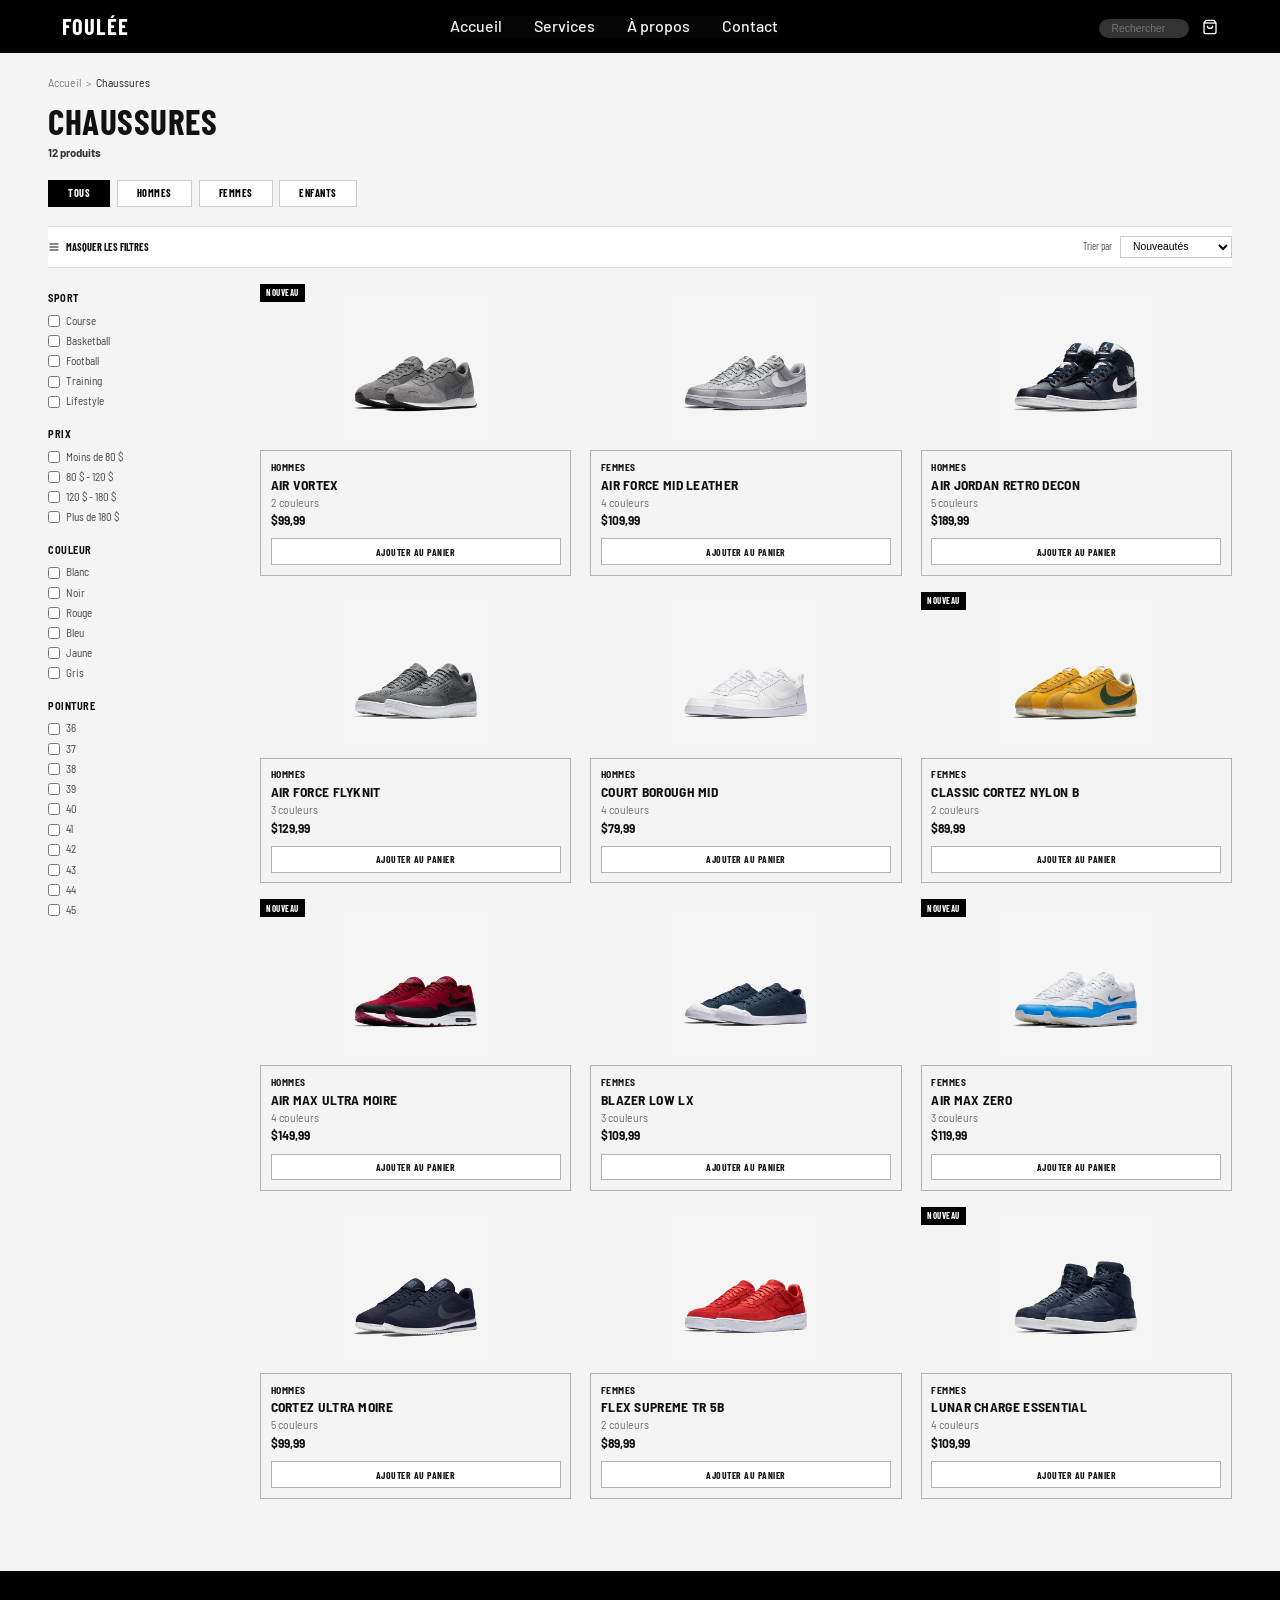
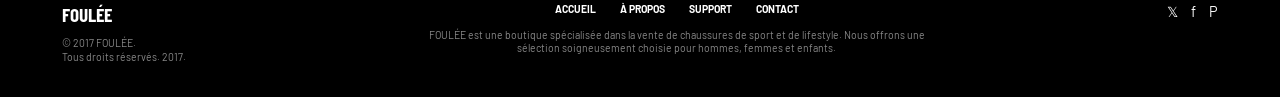
<file: index.html>
<!DOCTYPE html>
<html lang="fr">
<head>
  <meta charset="UTF-8">
  <meta name="viewport" content="width=device-width, initial-scale=1.0">
  <title>FOULÉE - Chaussures</title>
  <link rel="stylesheet" href="style.css">
  <link rel="stylesheet" href="css/components/menu.css">
  <script src="js/menu.js" defer></script>
</head>
<body>

  <header class="header">
    <div class="header__inner">
      <a href="#" class="header__logo">FOULÉE</a>

      <nav class="nav-menu" aria-label="Navigation principale">
        <button
          class="nav-menu__toggle"
          aria-expanded="false"
          aria-controls="nav-menu-list"
          aria-label="Ouvrir le menu de navigation"
        >
          <span class="nav-menu__hamburger-icon" aria-hidden="true"></span>
          <span class="nav-menu__libelle">Menu</span>
        </button>

        <ul id="nav-menu-list" class="nav-menu__list">
          <li class="nav-menu__item">
            <a href="#home" class="nav-menu__link">Accueil</a>
          </li>
          <li class="nav-menu__item">
            <a href="#services" class="nav-menu__link">Services</a>
          </li>
          <li class="nav-menu__item">
            <a href="#about" class="nav-menu__link">À propos</a>
          </li>
          <li class="nav-menu__item">
            <a href="#contact" class="nav-menu__link">Contact</a>
          </li>
        </ul>
      </nav>

      <div class="header__right">
        <div class="search-box">
          <input type="text" placeholder="Rechercher">
        </div>
        <a href="#" class="cart-icon" aria-label="Panier">
          <svg width="16" height="16" viewBox="0 0 24 24" fill="none" stroke="currentColor" stroke-width="2">
            <path d="M6 2L3 6v14a2 2 0 0 0 2 2h14a2 2 0 0 0 2-2V6l-3-4z"></path>
            <line x1="3" y1="6" x2="21" y2="6"></line>
            <path d="M16 10a4 4 0 0 1-8 0"></path>
          </svg>
        </a>
      </div>
    </div>
  </header>

  <main class="main-content">

    <nav class="breadcrumb">
      <a href="#">Accueil</a>
      <span>&gt;</span>
      <span class="current">Chaussures</span>
    </nav>

    <h1 class="page-title">CHAUSSURES</h1>
    <div class="product-count">12 produits</div>

    <div class="gender-tabs">
      <button class="tab-btn active">TOUS</button>
      <button class="tab-btn">HOMMES</button>
      <button class="tab-btn">FEMMES</button>
      <button class="tab-btn">ENFANTS</button>
    </div>

    <div class="toolbar">
      <button class="filter-toggle" id="toggleFilters">
        <svg width="12" height="12" viewBox="0 0 24 24" fill="none" stroke="currentColor" stroke-width="2">
          <line x1="3" y1="12" x2="21" y2="12"></line>
          <line x1="3" y1="6" x2="21" y2="6"></line>
          <line x1="3" y1="18" x2="21" y2="18"></line>
        </svg>
        <span>MASQUER LES FILTRES</span>
      </button>

      <div class="sort-box">
        <label for="sort-select">Trier par</label>
        <select id="sort-select">
          <option>Nouveautés</option>
          <option>Prix croissant</option>
          <option>Prix décroissant</option>
        </select>
      </div>
    </div>

    <div class="catalog-layout" id="catalogLayout">

      <aside class="sidebar-filters">

        <div class="filter-group">
          <div class="filter-header">SPORT</div>
          <div class="filter-options">
            <label><input type="checkbox"> Course</label>
            <label><input type="checkbox"> Basketball</label>
            <label><input type="checkbox"> Football</label>
            <label><input type="checkbox"> Training</label>
            <label><input type="checkbox"> Lifestyle</label>
          </div>
        </div>

        <div class="filter-group">
          <div class="filter-header">PRIX</div>
          <div class="filter-options">
            <label><input type="checkbox"> Moins de 80 $</label>
            <label><input type="checkbox"> 80 $ - 120 $</label>
            <label><input type="checkbox"> 120 $ - 180 $</label>
            <label><input type="checkbox"> Plus de 180 $</label>
          </div>
        </div>

        <div class="filter-group">
          <div class="filter-header">COULEUR</div>
          <div class="filter-options">
            <label><input type="checkbox"> Blanc</label>
            <label><input type="checkbox"> Noir</label>
            <label><input type="checkbox"> Rouge</label>
            <label><input type="checkbox"> Bleu</label>
            <label><input type="checkbox"> Jaune</label>
            <label><input type="checkbox"> Gris</label>
          </div>
        </div>

        <div class="filter-group">
          <div class="filter-header">POINTURE</div>
          <div class="filter-options">
            <label><input type="checkbox"> 36</label>
            <label><input type="checkbox"> 37</label>
            <label><input type="checkbox"> 38</label>
            <label><input type="checkbox"> 39</label>
            <label><input type="checkbox"> 40</label>
            <label><input type="checkbox"> 41</label>
            <label><input type="checkbox"> 42</label>
            <label><input type="checkbox"> 43</label>
            <label><input type="checkbox"> 44</label>
            <label><input type="checkbox"> 45</label>
          </div>
        </div>

      </aside>

      <section class="products-grid">

        <article class="product-card">
          <span class="badge-new">NOUVEAU</span>
          <div class="product-image-wrap">
            <img src="images/520px/men_AirVortex01_w520.jpg" alt="AIR VORTEX">
          </div>
          <div class="product-info-box">
            <span class="product-gender">HOMMES</span>
            <h2 class="product-title">AIR VORTEX</h2>
            <div class="product-colors">2 couleurs</div>
            <div class="product-price">$99,99</div>
            <button type="button" class="btn-add">AJOUTER AU PANIER</button>
          </div>
        </article>

        <article class="product-card">
          <div class="product-image-wrap">
            <img src="images/520px/men_AirForceLow_01_w520.jpg" alt="AIR FORCE MID LEATHER">
          </div>
          <div class="product-info-box">
            <span class="product-gender">FEMMES</span>
            <h2 class="product-title">AIR FORCE MID LEATHER</h2>
            <div class="product-colors">4 couleurs</div>
            <div class="product-price">$109,99</div>
            <button type="button" class="btn-add">AJOUTER AU PANIER</button>
          </div>
        </article>

        <article class="product-card">
          <div class="product-image-wrap">
            <img src="images/520px/men_AirJordanMid_01_w520.jpg" alt="AIR JORDAN RETRO DECON">
          </div>
          <div class="product-info-box">
            <span class="product-gender">HOMMES</span>
            <h2 class="product-title">AIR JORDAN RETRO DECON</h2>
            <div class="product-colors">5 couleurs</div>
            <div class="product-price">$189,99</div>
            <button type="button" class="btn-add">AJOUTER AU PANIER</button>
          </div>
        </article>

        <article class="product-card">
          <div class="product-image-wrap">
            <img src="images/520px/men_AirForceFlynit_01_w520.jpg" alt="AIR FORCE FLYKNIT">
          </div>
          <div class="product-info-box">
            <span class="product-gender">HOMMES</span>
            <h2 class="product-title">AIR FORCE FLYKNIT</h2>
            <div class="product-colors">3 couleurs</div>
            <div class="product-price">$129,99</div>
            <button type="button" class="btn-add">AJOUTER AU PANIER</button>
          </div>
        </article>

        <article class="product-card">
          <div class="product-image-wrap">
            <img src="images/520px/men_CourtBoroughLow_01_w520.jpg" alt="COURT BOROUGH MID">
          </div>
          <div class="product-info-box">
            <span class="product-gender">HOMMES</span>
            <h2 class="product-title">COURT BOROUGH MID</h2>
            <div class="product-colors">4 couleurs</div>
            <div class="product-price">$79,99</div>
            <button type="button" class="btn-add">AJOUTER AU PANIER</button>
          </div>
        </article>

        <article class="product-card">
          <span class="badge-new">NOUVEAU</span>
          <div class="product-image-wrap">
            <img src="images/520px/men_ClassicCortezNylon_01_w520.jpg" alt="CLASSIC CORTEZ NYLON B">
          </div>
          <div class="product-info-box">
            <span class="product-gender">FEMMES</span>
            <h2 class="product-title">CLASSIC CORTEZ NYLON B</h2>
            <div class="product-colors">2 couleurs</div>
            <div class="product-price">$89,99</div>
            <button type="button" class="btn-add">AJOUTER AU PANIER</button>
          </div>
        </article>

        <article class="product-card">
          <span class="badge-new">NOUVEAU</span>
          <div class="product-image-wrap">
            <img src="images/520px/men_AirMaxUltraMoire_01_w520.jpg" alt="AIR MAX ULTRA MOIRE">
          </div>
          <div class="product-info-box">
            <span class="product-gender">HOMMES</span>
            <h2 class="product-title">AIR MAX ULTRA MOIRE</h2>
            <div class="product-colors">4 couleurs</div>
            <div class="product-price">$149,99</div>
            <button type="button" class="btn-add">AJOUTER AU PANIER</button>
          </div>
        </article>

        <article class="product-card">
          <div class="product-image-wrap">
            <img src="images/520px/men_AllCourtLow_01_w520.jpg" alt="BLAZER LOW LX">
          </div>
          <div class="product-info-box">
            <span class="product-gender">FEMMES</span>
            <h2 class="product-title">BLAZER LOW LX</h2>
            <div class="product-colors">3 couleurs</div>
            <div class="product-price">$109,99</div>
            <button type="button" class="btn-add">AJOUTER AU PANIER</button>
          </div>
        </article>

        <article class="product-card">
          <span class="badge-new">NOUVEAU</span>
          <div class="product-image-wrap">
            <img src="images/520px/men_AirMaxSc_01_w520.jpg" alt="AIR MAX ZERO">
          </div>
          <div class="product-info-box">
            <span class="product-gender">FEMMES</span>
            <h2 class="product-title">AIR MAX ZERO</h2>
            <div class="product-colors">3 couleurs</div>
            <div class="product-price">$119,99</div>
            <button type="button" class="btn-add">AJOUTER AU PANIER</button>
          </div>
        </article>

        <article class="product-card">
          <div class="product-image-wrap">
            <img src="images/520px/men_CortezUltraMoire_01_w520.jpg" alt="CORTEZ ULTRA MOIRE">
          </div>
          <div class="product-info-box">
            <span class="product-gender">HOMMES</span>
            <h2 class="product-title">CORTEZ ULTRA MOIRE</h2>
            <div class="product-colors">5 couleurs</div>
            <div class="product-price">$99,99</div>
            <button type="button" class="btn-add">AJOUTER AU PANIER</button>
          </div>
        </article>

        <article class="product-card">
          <div class="product-image-wrap">
            <img src="images/520px/men_AirForceUltraForce_01_w520.jpg" alt="FLEX SUPREME TR 5B">
          </div>
          <div class="product-info-box">
            <span class="product-gender">FEMMES</span>
            <h2 class="product-title">FLEX SUPREME TR 5B</h2>
            <div class="product-colors">2 couleurs</div>
            <div class="product-price">$89,99</div>
            <button type="button" class="btn-add">AJOUTER AU PANIER</button>
          </div>
        </article>

        <article class="product-card">
          <span class="badge-new">NOUVEAU</span>
          <div class="product-image-wrap">
            <img src="images/520px/men_AirJordanRetroDecon_01_w520.jpg" alt="LUNAR CHARGE ESSENTIAL">
          </div>
          <div class="product-info-box">
            <span class="product-gender">FEMMES</span>
            <h2 class="product-title">LUNAR CHARGE ESSENTIAL</h2>
            <div class="product-colors">4 couleurs</div>
            <div class="product-price">$109,99</div>
            <button type="button" class="btn-add">AJOUTER AU PANIER</button>
          </div>
        </article>

      </section>

    </div>

  </main>

  <footer class="footer">
    <div class="footer__inner">
      <div class="footer__col main-col">
        <div class="footer__logo">FOULÉE</div>
        <p class="footer__text">
          © 2017 FOULÉE.<br>
          Tous droits réservés. 2017.
        </p>
      </div>

      <div class="footer__col center-col">
        <div class="footer__links">
          <a href="#">ACCUEIL</a>
          <a href="#">À PROPOS</a>
          <a href="#">SUPPORT</a>
          <a href="#">CONTACT</a>
        </div>
        <p class="footer__description">
          FOULÉE est une boutique spécialisée dans la vente de chaussures de sport et de lifestyle. Nous offrons une sélection soigneusement choisie pour hommes, femmes et enfants.
        </p>
      </div>

      <div class="footer__col social-col">
        <div class="social-icons">
          <a href="#" aria-label="X / Twitter">𝕏</a>
          <a href="#" aria-label="Facebook">f</a>
          <a href="#" aria-label="Pinterest">P</a>
        </div>
      </div>
    </div>
  </footer>
</body>
</html>
</file>
<file: style.css>
@import url("https://fonts.googleapis.com/css2?family=Barlow+Condensed:ital,wght@0,100;0,200;0,300;0,400;0,500;0,600;0,700;0,800;0,900;1,100;1,200;1,300;1,400;1,500;1,600;1,700;1,800;1,900&family=Barlow+Semi+Condensed:ital,wght@0,100;0,200;0,300;0,400;0,500;0,600;0,700;0,800;0,900;1,100;1,200;1,300;1,400;1,500;1,600;1,700;1,800;1,900&family=Barlow:ital,wght@0,100;0,200;0,300;0,400;0,500;0,600;0,700;0,800;0,900;1,100;1,200;1,300;1,400;1,500;1,600;1,700;1,800;1,900&display=swap");

* {
  box-sizing: border-box;
  margin: 0;
  padding: 0;
}
body {
  font-family: "Barlow", sans-serif;
  background-color: #f4f4f4;
  color: #111111;
  line-height: 1.3;
}

.header {
  background-color: #000000;
  color: #ffffff;
  padding: 0.75rem 2rem;
}
.header__inner {
  max-width: 95%;
  margin: 0 auto;
  display: flex;
  align-items: center;
  justify-content: space-between;
}
.header__logo {
  font-family: "Barlow Condensed", sans-serif;
  font-size: 1.4rem;
  font-weight: 700;
  color: #ffffff;
  text-decoration: none;
  letter-spacing: 1px;
}
.header__nav {
  display: flex;
  gap: 1.2rem;
}
.header__nav a {
  font-family: "Barlow Condensed", sans-serif;
  color: #ffffff;
  text-decoration: none;
  font-size: 0.65rem;
  font-weight: 700;
  letter-spacing: 0.5px;
}
.header__right {
  display: flex;
  align-items: center;
  gap: 0.8rem;
}
.search-box input {
  background-color: #333333;
  border: none;
  border-radius: 12px;
  padding: 0.25rem 0.8rem;
  color: #ffffff;
  font-size: 0.65rem;
  width: 130px;
}
.cart-icon {
  color: #ffffff;
  display: flex;
  align-items: center;
}
.main-content {
  max-width: 95%;
  margin: 0 auto;
  padding: 1.5rem 1rem;
}

.breadcrumb {
  font-size: 0.65rem;
  color: #777777;
  margin-bottom: 0.5rem;
  display: flex;
  gap: 0.3rem;
}
.breadcrumb a {
  color: #777777;
  text-decoration: none;
}
.breadcrumb .current {
  color: #111111;
}

.page-title {
  font-family: "Barlow Condensed", sans-serif;
  font-size: 2.2rem;
  font-weight: 700;
  letter-spacing: 0.5px;
  text-transform: uppercase;
  margin-bottom: 0.1rem;
}
.product-count {
  font-size: 0.7rem;
  font-weight: 700;
  color: #333333;
  margin-bottom: 1.2rem;
}

.gender-tabs {
  display: flex;
  gap: 0.4rem;
  margin-bottom: 1.2rem;
}
.tab-btn {
  font-family: "Barlow Condensed", sans-serif;
  padding: 0.4rem 1.2rem;
  font-size: 0.65rem;
  font-weight: 700;
  border: 1px solid #cccccc;
  background-color: #ffffff;
  cursor: pointer;
  letter-spacing: 0.5px;
}
.tab-btn.active {
  background-color: #000000;
  color: #ffffff;
  border-color: #000000;
}
.toolbar {
    background-color: #ffffff;
  display: flex;
  justify-content: space-between;
  align-items: center;
  border-top: 1px solid #dddddd;
  border-bottom: 1px solid #dddddd;
  padding: 0.6rem 0;
  margin-bottom: 1.5rem;
}
.filter-toggle {
  font-family: "Barlow Condensed", sans-serif;
  background: none;
  border: none;
  font-size: 0.65rem;
  font-weight: 700;
  cursor: pointer;
  display: flex;
  align-items: center;
  gap: 0.4rem;
  color: #111111;
}
.sort-box {
  font-family: "Barlow Condensed", sans-serif;
  font-size: 0.65rem;
  color: #555555;
  display: flex;
  align-items: center;
  gap: 0.5rem;
}
.sort-box select {
  padding: 0.2rem 0.5rem;
  font-size: 0.65rem;
  border: 1px solid #cccccc;
  background-color: #ffffff;
}

.catalog-layout {
  display: grid;
  grid-template-columns: 180px 1fr;
  gap: 2rem;
}
.catalog-layout.filters-hidden {
  grid-template-columns: 1fr;
}
.catalog-layout.filters-hidden .sidebar-filters {
  display: none;
}

.sidebar-filters {
  display: flex;
  flex-direction: column;
}
.filter-group {
  margin-bottom: 1.2rem;
}
.filter-header {
  font-family: "Barlow Semi Condensed", sans-serif;
  font-size: 0.65rem;
  font-weight: 700;
  letter-spacing: 0.5px;
  margin-bottom: 0.5rem;
}
.filter-options {
  font-family: "Barlow Semi Condensed", sans-serif;
  display: flex;
  flex-direction: column;
  gap: 0.35rem;
}
.filter-options label {
  font-size: 0.7rem;
  color: #444444;
  cursor: pointer;
  display: flex;
  align-items: center;
  gap: 0.4rem;
}
.filter-options input[type="checkbox"] {
  width: 12px;
  height: 12px;
  accent-color: #000000;
}
.products-grid {
  display: grid;
  grid-template-columns: repeat(3, 1fr);
  gap: 1.5rem 1.2rem;
}

.product-card {
  position: relative;
  display: flex;
  flex-direction: column;
}

.badge-new {
  font-family: "Barlow Condensed", sans-serif;
  position: absolute;
  top: -8px;
  left: 0;
  background-color: #000000;
  color: #ffffff;
  font-size: 0.55rem;
  font-weight: 700;
  padding: 0.2rem 0.4rem;
  letter-spacing: 0.5px;
  z-index: 2;
}

.product-image-wrap {
  width: 100%;
  height: 150px;
  display: flex;
  align-items: center;
  justify-content: center;
  margin-bottom: 0.5rem;
}
.product-image-wrap img {
  max-width: 100%;
  max-height: 100%;
  object-fit: contain;
}


.product-info-box {
  border: 1px solid #b3b3b3;
  padding: 0.6rem;
  background-color: transparent;
  display: flex;
  flex-direction: column;
  flex-grow: 1;
}

.product-gender {
  font-family: "Barlow Semi Condensed", sans-serif;
  font-size: 0.6rem;
  font-weight: 700;
  letter-spacing: 0.5px;
  margin-bottom: 0.15rem;
}
.product-title {
  font-family: "Barlow Semi Condensed", sans-serif;
  font-size: 0.85rem;
  font-weight: 700;
  text-transform: uppercase;
  margin-bottom: 0.2rem;
  letter-spacing: 0.3px;
  color: #111111;
}
.product-colors {
  font-size: 0.65rem;
  color: #666666;
  margin-bottom: 0.2rem;
}
.product-price {
  font-size: 0.75rem;
  font-weight: 700;
  margin-bottom: 0.6rem;
  color: #111111;
}

.btn-add {
  font-family: "Barlow Condensed", sans-serif;
  margin-top: auto;
  width: 100%;
  padding: 0.4rem;
  background-color: #ffffff;
  border: 1px solid #b3b3b3;
  color: #111111;
  font-size: 0.6rem;
  font-weight: 700;
  letter-spacing: 0.5px;
  text-transform: uppercase;
  cursor: pointer;
  transition: all 0.2s ease;
}
.btn-add:hover {
  background-color: #000000;
  color: #ffffff;
  border-color: #000000;
}
/* Pied de page */
.footer {
  background-color: #000000;
  color: #ffffff;
  padding: 2rem;
  margin-top: 3rem;
  font-size: 0.65rem;
}
.footer__inner {
  max-width: 95%;
  margin: 0 auto;
  display: flex;
  justify-content: space-between;
  align-items: flex-start;
  gap: 2rem;
}
.footer__logo {
  font-family: "Barlow Condensed", sans-serif;
  font-size: 1.2rem;
  font-weight: 700;
  margin-bottom: 0.5rem;
}
.footer__text {
  color: #888888;
  line-height: 1.4;
}
.center-col {
  text-align: center;
  max-width: 500px;
}
.footer__links {
  display: flex;
  justify-content: center;
  gap: 1.5rem;
  margin-bottom: 0.8rem;
}
.footer__links a {
  color: #ffffff;
  text-decoration: none;
  font-weight: 700;
}
.footer__description {
  color: #888888;
  line-height: 1.3;
}
.social-icons {
  display: flex;
  gap: 0.8rem;
}
.social-icons a {
  color: #ffffff;
  text-decoration: none;
  font-size: 0.9rem;
}
/* Responsive */
@media (max-width: 800px) {
  .products-grid {
    grid-template-columns: repeat(2, 1fr);
  }
}
@media (max-width: 600px) {
  .catalog-layout {
    grid-template-columns: 1fr;
  }
  .sidebar-filters {
    display: none;
  }
  .products-grid {
    grid-template-columns: 1fr;
  }
  .footer__inner {
    flex-direction: column;
    align-items: center;
    text-align: center;
  }
}

.header__inner {
  flex-wrap: wrap;
  row-gap: 0.5rem;
}

.header__nav {
  flex-wrap: wrap;
  gap: 0.6rem;
}

.search-box input {
  width: 90px;
}

.gender-tabs {
  flex-wrap: nowrap;
  overflow-x: auto;
  -webkit-overflow-scrolling: touch;
}
</file>
<file: css/components/menu.css>
/* MENU RÉACTIF ACCESSIBLE - BEM et ARIA */

@layer components {
  /* 1. ARCHITECTURE DESKTOP */
  .nav-menu {
    --nav-bg: #050505;
    --nav-text: #f2f2f2;
    --nav-accent: #fcfeff;
    --nav-focus-ring: #ffbf00;

    display: flex;
    justify-content: space-between;
    align-items: center;
    background-color: var(--nav-bg);
    padding: 1rem 2rem;
    box-shadow: 0 2px 10px rgba(0, 0, 0, 0.05);

    .nav-menu__list {
      display: flex;
      gap: 2rem;
      list-style: none;
      margin: 0;
      padding: 0;
    }

    .nav-menu__link {
      color: var(--nav-text);
      text-decoration: none;
      font-weight: 500;
      padding: 0.5rem 0.25rem;
      border-bottom: 2px solid transparent;
      transition:
        color 0.25s ease,
        border-color 0.25s ease;

      &:hover {
        color: var(--nav-accent);
        border-color: var(--nav-accent);
      }

      /* WCAG Accessibilité : Indicateur de focus clavier personnalisé et très visible */
      &:focus-visible {
        outline: 3px solid var(--nav-focus-ring);
        outline-offset: 2px;
        color: var(--nav-accent);
      }
    }

    /* Le bouton de contrôle (Masqué sur grand écran) */
    .nav-menu__toggle {
      display: none;
      background: none;
      border: 2px solid transparent;
      border-radius: 6px;
      cursor: pointer;
      padding: 0.6rem 1rem;
      align-items: center;
      gap: 0.75rem;
      color: var(--nav-text);
      font-weight: 600;
      font-size: 1rem;
      transition:
        background-color 0.2s ease,
        border-color 0.2s ease;

      &:hover {
        background-color: rgba(2, 2, 99, 0.05);
      }

      &:focus-visible {
        outline: none;
        border-color: var(--nav-text);
        box-shadow: 0 0 0 3px var(--nav-focus-ring);
      }
    }

    /* L'icône Hamburger (Structure de base à 3 lignes) */
    .nav-menu__hamburger-icon {
      display: block;
      position: relative;
      width: 20px;
      height: 2px;
      background-color: currentColor;
      transition: background-color 0.2s ease;

      &::before,
      &::after {
        content: "";
        position: absolute;
        left: 0;
        width: 100%;
        height: 2px;
        background-color: currentColor;
        transition:
          transform 0.25s cubic-bezier(0.4, 0, 0.2, 1),
          top 0.25s ease;
      }

      &::before {
        top: -6px;
      }
      &::after {
        top: 6px;
      }
    }
  }

  /* 2. LE MODIFICATEUR DE L'ICÔNE (TRANSFORMATION EN X) */
  /* Déclenché dès que la classe --open est appliquée sur le bouton parent par le JS */
  .nav-menu__toggle--open {
    .nav-menu__hamburger-icon {
      background-color: transparent !important; /* Disparition de la ligne centrale */

      &::before {
        top: 0 !important;
        transform: rotate(45deg) !important; /* Rotation de la ligne du haut */
      }

      &::after {
        top: 0 !important;
        transform: rotate(-45deg) !important; /* Rotation de la ligne du bas */
      }
    }
  }

  /* 3. CONFIGURATION RESPONSIVE ET MOBILE */
  @media (width < 768px) {
    .nav-menu {
      position: relative;

      .nav-menu__toggle {
        display: inline-flex; /* Devient visible sur écran mobile */
        z-index: 100;
      }

      /* Menu déroulant sur mobile */
      .nav-menu__list {
        display: flex;
        flex-direction: column;
        gap: 0;
        position: absolute;
        top: 100%;
        left: 0;
        right: 0;
        background-color: var(--nav-bg);
        border-top: 1px solid rgba(0, 0, 0, 0.08);
        box-shadow: 0 10px 25px rgba(0, 0, 0, 0.1);
        padding: 1rem 0;

        /* WCAG Accessibilité : Masqué totalement aux liseuses d'écran et claviers par défaut */
        opacity: 0;
        visibility: hidden;
        transform: translateY(-15px);
        transition:
          opacity 0.25s ease,
          transform 0.25s ease,
          visibility 0.25s;
      }

      .nav-menu__item {
        width: 100%;
      }

      .nav-menu__link {
        display: block;
        padding: 1rem 2rem;
        border-bottom: none;
        border-left: 4px solid transparent;

        &:hover,
        &:focus-visible {
          background-color: rgba(0, 102, 204, 0.05);
          border-left-color: var(--nav-accent);
        }
      }

      /* OUVERTURE DU MENU : Changement d'état piloté par l'attribut ARIA */
      .nav-menu__toggle[aria-expanded="true"] + .nav-menu__list {
        opacity: 1;
        visibility: visible;
        transform: translateY(0);
      }
    }
  }
}
/* ==========================================================================
   GESTION DU MENU HAMBURGER (MOBILE)
   ========================================================================== */

@media (max-width: 768px) {
  /* 1. Masquer la liste du menu par défaut sur mobile */
  .nav-menu__list {
    display: none;
    position: absolute;
    top: 100%;
    left: 0;
    width: 100%;
    background-color: #000000;
    flex-direction: column;
    padding: 1rem 2rem;
    gap: 1rem;
    z-index: 100;
  }

  /* 2. Afficher la liste quand le menu est ouvert (via JS) */
  .nav-menu.is-open .nav-menu__list,
  .nav-menu__toggle[aria-expanded="true"] + .nav-menu__list {
    display: flex;
  }

  /* 3. Afficher le bouton hamburger */
  .nav-menu__toggle {
    display: flex;
    align-items: center;
    gap: 0.5rem;
    background: none;
    border: none;
    color: #ffffff;
    cursor: pointer;
    padding: 0.5rem 0;
    font-size: 0.85rem;
    font-weight: 700;
    text-transform: uppercase;
  }

  /* 4. Dessiner l'icône à 3 barres (Hamburger) */
  .nav-menu__hamburger-icon {
    display: inline-block;
    width: 20px;
    height: 2px;
    background-color: #ffffff;
    position: relative;
  }

  .nav-menu__hamburger-icon::before,
  .nav-menu__hamburger-icon::after {
    content: '';
    position: absolute;
    left: 0;
    width: 100%;
    height: 2px;
    background-color: #ffffff;
  }

  .nav-menu__hamburger-icon::before {
    top: -6px;
  }

  .nav-menu__hamburger-icon::after {
    bottom: -6px;
  }
  .header {
  position: relative;
}
.nav-menu {
  position: static;
}
.nav-menu:has(.nav-menu__toggle[aria-expanded="true"]) {
  width: 100%;
  flex-direction: column;
  align-items: flex-start;
}
.nav-menu__toggle[aria-expanded="true"] + .nav-menu__list {
  position: static;
  width: 100%;
}
}
</file>
